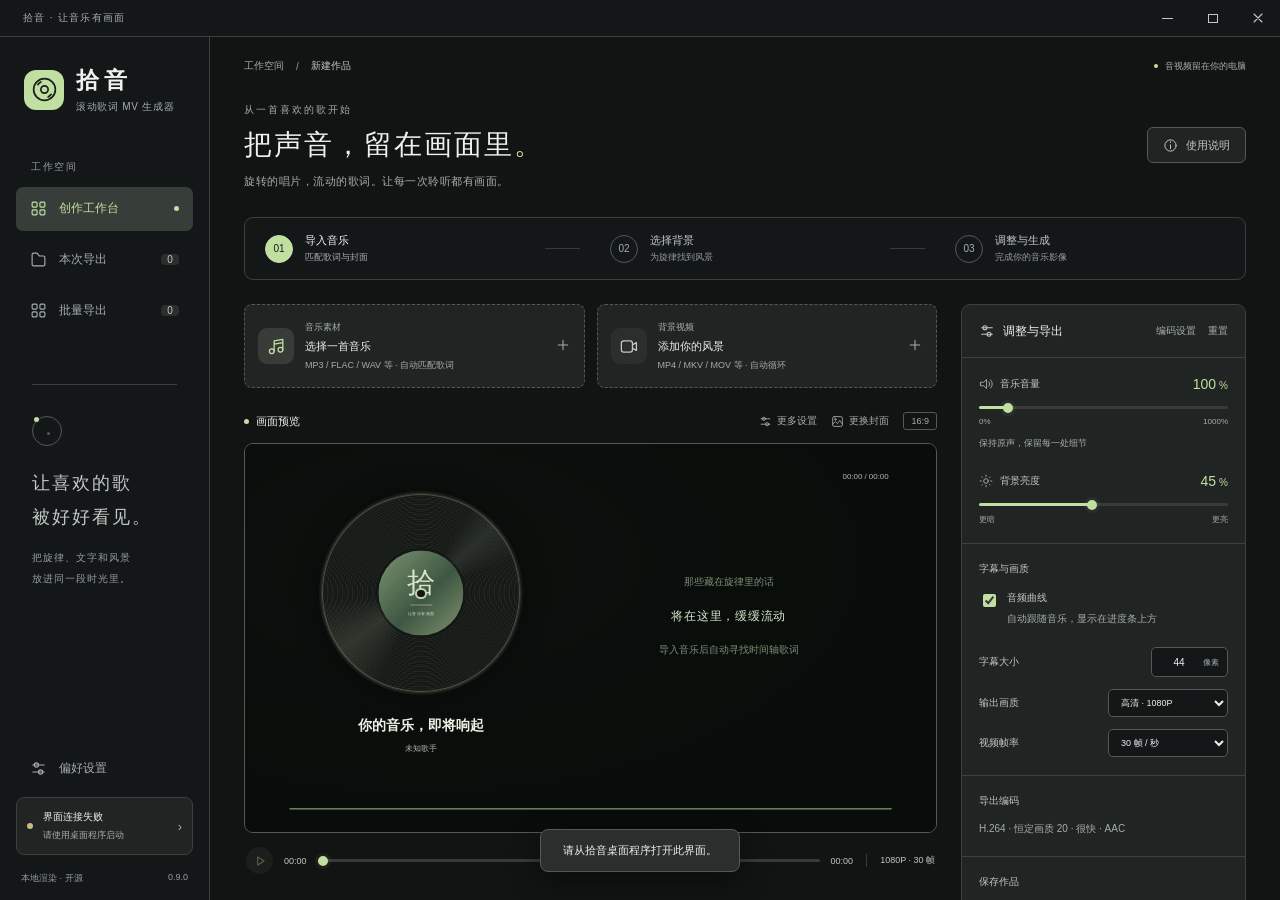
<file: src/VinylMV/Web/index.html>
<!doctype html>
<html lang="zh-CN" class="startup-pending">
<head>
  <meta charset="utf-8">
  <meta name="viewport" content="width=device-width, initial-scale=1">
  <meta http-equiv="Content-Security-Policy" content="default-src 'self'; script-src 'self'; style-src 'self' 'unsafe-inline'; img-src 'self' https://media.vinyl.local data:; media-src 'self' https://media.vinyl.local; connect-src 'self' https://media.vinyl.local; object-src 'none'; base-uri 'none'; frame-src 'none'">
  <title>拾音 · 滚动歌词 MV 生成器</title>
  <script src="themes.js"></script>
  <link rel="stylesheet" href="styles.css"><link rel="stylesheet" href="themes.css"><link rel="stylesheet" href="ai-video.css">
  <script src="startup.js" defer></script>
  <script src="lyric-layout.js" defer></script>
  <script src="composition.js" defer></script>
  <script src="spectrum.js" defer></script>
  <script src="encoding.js" defer></script>
  <script src="ai-video.js" defer></script>
  <script src="batch.js" defer></script>
  <script src="device.js" defer></script>
  <script src="app.js" defer></script>
</head>
<body>
  <div id="startupScreen" class="startup-screen" role="status" aria-label="正在启动拾音">
    <button id="startupClose" class="startup-close" aria-label="关闭拾音">×</button>
    <div class="startup-content"><div class="startup-record"><div class="startup-label"><span>拾</span><i></i></div></div><h1>拾 音</h1><p>让音乐有画面</p><div class="startup-dots" aria-hidden="true"><i></i><i></i><i></i></div><small>正在打开创作工作台</small></div>
  </div>
  <svg class="icon-library" aria-hidden="true"><defs>
    <symbol id="i-disc" viewBox="0 0 24 24"><circle cx="12" cy="12" r="9"/><circle cx="12" cy="12" r="3"/><path d="M6.5 8A7 7 0 0 1 9 5.8M17.5 16a7 7 0 0 1-2.5 2.2"/></symbol>
    <symbol id="i-grid" viewBox="0 0 24 24"><rect x="3" y="3" width="7" height="7" rx="1.5"/><rect x="14" y="3" width="7" height="7" rx="1.5"/><rect x="3" y="14" width="7" height="7" rx="1.5"/><rect x="14" y="14" width="7" height="7" rx="1.5"/></symbol>
    <symbol id="i-music" viewBox="0 0 24 24"><path d="M9 18V5l11-2v13M9 9l11-2"/><ellipse cx="6" cy="18" rx="3" ry="3"/><ellipse cx="17" cy="16" rx="3" ry="3"/></symbol>
    <symbol id="i-video" viewBox="0 0 24 24"><rect x="3" y="5" width="14" height="14" rx="3"/><path d="m17 10 5-3v10l-5-3"/></symbol>
    <symbol id="i-settings" viewBox="0 0 24 24"><path d="M4 7h16M4 17h16"/><circle cx="9" cy="7" r="3"/><circle cx="15" cy="17" r="3"/></symbol>
    <symbol id="i-folder" viewBox="0 0 24 24"><path d="M3 7V5a2 2 0 0 1 2-2h5l3 4h6a2 2 0 0 1 2 2v10a2 2 0 0 1-2 2H5a2 2 0 0 1-2-2V7Z"/></symbol>
    <symbol id="i-arrow" viewBox="0 0 24 24"><path d="M4 12h16m-6-6 6 6-6 6"/></symbol>
    <symbol id="i-download" viewBox="0 0 24 24"><path d="M12 3v12m-5-5 5 5 5-5M4 17v4h16v-4"/></symbol>
    <symbol id="i-check" viewBox="0 0 24 24"><path d="m5 12 4 4L19 6"/></symbol>
    <symbol id="i-plus" viewBox="0 0 24 24"><path d="M12 5v14M5 12h14"/></symbol>
    <symbol id="i-search" viewBox="0 0 24 24"><circle cx="10.5" cy="10.5" r="6.5"/><path d="m16 16 5 5"/></symbol>
    <symbol id="i-text" viewBox="0 0 24 24"><path d="M4 4h16M12 4v16M8 20h8"/></symbol>
    <symbol id="i-play" viewBox="0 0 24 24"><path d="m8 5 11 7-11 7Z"/></symbol>
    <symbol id="i-pause" viewBox="0 0 24 24"><path d="M8 5v14M16 5v14"/></symbol>
    <symbol id="i-image" viewBox="0 0 24 24"><rect x="3" y="3" width="18" height="18" rx="3"/><circle cx="8" cy="8" r="1.5"/><path d="m3 17 5-5 4 4 4-6 5 7"/></symbol>
    <symbol id="i-close" viewBox="0 0 24 24"><path d="m6 6 12 12M6 18 18 6"/></symbol>
    <symbol id="i-info" viewBox="0 0 24 24"><circle cx="12" cy="12" r="9"/><path d="M12 11v6m0-11v1"/></symbol>
    <symbol id="i-sun" viewBox="0 0 24 24"><circle cx="12" cy="12" r="4"/><path d="M12 2v2m0 16v2M2 12h2m16 0h2M5 5l1 1m12 12 1 1M5 19l1-1M18 6l1-1"/></symbol>
    <symbol id="i-volume" viewBox="0 0 24 24"><path d="m3 9 5 0 5-5v16l-5-5H3ZM17 8a6 6 0 0 1 0 8m3-11a10 10 0 0 1 0 14"/></symbol>
  </defs></svg>

  <header class="titlebar" id="titlebar">
    <span class="titlebar-caption">拾音 · 让音乐有画面</span>
    <div class="window-buttons">
      <button id="minimize" aria-label="最小化"><span class="minimize-line"></span></button>
      <button id="maximize" aria-label="最大化或还原"><span class="maximize-box"></span></button>
      <button id="closeWindow" aria-label="关闭"><svg><use href="#i-close"/></svg></button>
    </div>
  </header>

  <div class="app-shell">
    <aside class="sidebar">
      <div class="brand"><div class="brand-mark"><svg><use href="#i-disc"/></svg></div><div><strong>拾音</strong><span>滚动歌词 MV 生成器</span></div></div>
      <div class="nav-caption">工作空间</div>
      <nav aria-label="主导航">
        <button class="nav-item active" id="navCreate"><svg><use href="#i-grid"/></svg><span>创作工作台</span><span class="nav-indicator"></span></button>
        <button class="nav-item" id="navOutput"><svg><use href="#i-folder"/></svg><span>本次导出</span><span class="nav-count" id="outputCount">0</span></button>
        <button class="nav-item" id="openBatch"><svg><use href="#i-grid"/></svg><span>批量导出</span><span class="nav-count" id="batchCount">0</span></button>
      </nav>
      <div class="sidebar-note"><span class="little-orbit"></span><h3>让喜欢的歌<br>被好好看见。</h3><p>把旋律、文字和风景<br>放进同一段时光里。</p></div>
      <div class="sidebar-bottom">
        <button class="nav-item" id="openSettings"><svg><use href="#i-settings"/></svg><span>偏好设置</span></button>
        <button class="environment-card" id="openDependencies"><span class="status-dot checking" id="envDot"></span><span><b id="envTitle">检查本地环境</b><small id="envSubtitle">正在检测渲染组件</small></span><span class="chevron">›</span></button>
        <div class="version-line"><span>本地渲染 · 开源</span><span>0.9.0</span></div>
      </div>
    </aside>

    <main>
      <div class="breadcrumb">工作空间<span>/</span><b>新建作品</b><span class="privacy-badge"><span></span>音视频留在你的电脑</span></div>
      <div class="heading"><div><span class="eyebrow">从一首喜欢的歌开始</span><h1>把声音，留在画面里<span>。</span></h1><p>旋转的唱片，流动的歌词。让每一次聆听都有画面。</p></div><button class="button quiet" id="helpButton"><svg><use href="#i-info"/></svg>使用说明</button></div>
      <div class="steps" aria-label="创作步骤">
        <div class="step current" id="step1"><span class="step-number">01</span><b>导入音乐</b><small>匹配歌词与封面</small></div><span class="step-connector"></span>
        <div class="step" id="step2"><span class="step-number">02</span><b>选择背景</b><small>为旋律找到风景</small></div><span class="step-connector"></span>
        <div class="step" id="step3"><span class="step-number">03</span><b>调整与生成</b><small>完成你的音乐影像</small></div>
      </div>

      <div class="workspace" id="workspace">
        <section class="stage-column" aria-label="素材和预览">
          <div class="source-grid">
            <button class="source-card" id="pickAudio"><span class="source-icon"><svg><use href="#i-music"/></svg></span><span class="source-copy"><small>音乐素材</small><b id="audioName">选择一首音乐</b><span id="audioMeta">MP3 / FLAC / WAV 等 · 自动匹配歌词</span></span><span class="source-plus"><svg><use href="#i-plus"/></svg></span></button>
            <button class="source-card" id="pickBackground"><span class="source-icon video-icon"><svg><use href="#i-video"/></svg></span><span class="source-copy"><small>背景视频</small><b id="backgroundName">添加你的风景</b><span id="backgroundMeta">MP4 / MKV / MOV 等 · 自动循环</span></span><span class="source-plus"><svg><use href="#i-plus"/></svg></span></button>
          </div>
          <div class="preview-heading"><h2><span class="live-dot"></span>画面预览</h2><div><button class="text-button" id="moreSettings"><svg><use href="#i-settings"/></svg>更多设置</button><button class="text-button" id="pickCover"><svg><use href="#i-image"/></svg>更换封面</button><span class="aspect-label">16:9</span></div></div>
          <div class="preview" id="preview">
            <div class="ambient-background"></div><video id="backgroundVideo" muted playsinline loop preload="metadata" crossorigin="anonymous"></video><div class="preview-shade"></div>
            <span class="preview-clock" id="previewClock">00:00 / 00:00</span>
            <div class="record-side"><div class="record-shadow"></div><div class="vinyl" id="vinyl"><div class="vinyl-shine"></div><div class="record-label" id="recordLabel"><div class="label-art"><span>拾</span><i></i><small>让音乐有画面</small></div></div><div class="spindle"></div></div><div class="song-caption"><strong id="previewTitle">你的音乐，即将响起</strong><span id="previewArtist">选择音乐，开启这一张唱片</span></div></div>
            <div class="lyric-window" id="lyricWindow"><div class="lyric-empty" id="lyricEmpty"><span>那些藏在旋律里的话</span><strong>将在这里，缓缓流动</strong><span>导入音乐后自动寻找时间轴歌词</span></div><div class="lyric-lines" id="lyricLines"></div></div>
            <svg class="audio-spectrum" id="audioSpectrum" viewBox="0 0 1670.4 81" preserveAspectRatio="none" role="img" aria-label="随音乐变化的音频曲线"><path id="spectrumPath"/></svg>
            <div class="video-progress"><span id="videoProgressFill"></span></div>
          </div>
          <div class="transport"><button class="play-button" id="playButton" aria-label="播放预览" disabled><svg><use href="#i-play"/></svg></button><span id="transportTime">00:00</span><input id="seek" type="range" min="0" max="1" value="0" step="0.01" aria-label="预览播放进度" disabled><span id="transportDuration">00:00</span><div class="transport-divider"></div><span class="preview-quality" id="previewQuality">1080P · 30 帧</span></div>
          <div class="lyrics-toolbar"><div><span class="status-dot" id="lyricDot"></span><span id="lyricStatus">等待导入音乐</span></div><div><button class="text-button" id="openLyricSearch"><svg><use href="#i-search"/></svg>查找歌词</button><button class="text-button" id="importLyrics"><svg><use href="#i-text"/></svg>导入歌词</button><button class="text-button" id="editLyrics">编辑</button></div></div>
          <div class="stage-footnote"><svg><use href="#i-info"/></svg><span id="previewNote">预览与输出采用相同布局。封面优先读取音乐内嵌图片。</span></div>
        </section>

        <aside class="adjustments" aria-label="调整与导出">
          <div class="panel-header"><h2><svg><use href="#i-settings"/></svg>调整与导出</h2><div class="panel-header-actions"><button class="text-button" id="openEncodingPanel" aria-controls="encodingDialog" disabled>编码设置</button><button class="text-button" id="resetSettings">重置</button></div></div>
          <div class="panel-section">
            <label class="range-label" for="volume"><span><svg><use href="#i-volume"/></svg>音乐音量</span><output id="volumeValue">100<span>%</span></output></label><input type="range" id="volume" min="0" max="1000" value="100" step="1"><div class="range-ticks"><span>0%</span><span>1000%</span></div><p class="field-hint" id="volumeHint">保持原声，保留每一处细节</p>
            <label class="range-label brightness-label" for="brightness"><span><svg><use href="#i-sun"/></svg>背景亮度</span><output id="brightnessValue">45<span>%</span></output></label><input type="range" id="brightness" min="0" max="100" value="45" step="1"><div class="range-ticks"><span>更暗</span><span>更亮</span></div>
          </div>
          <div class="panel-section typography-section"><div class="section-label">字幕与画质</div><label class="checkbox-label spectrum-setting"><input type="checkbox" id="showSpectrum" checked><span>音频曲线<small>自动跟随音乐，显示在进度条上方</small></span></label><div class="inline-field"><label for="fontSize">字幕大小</label><div class="number-unit"><input id="fontSize" type="number" min="8" max="200" value="44"><span>像素</span></div></div><div class="inline-field"><label for="resolution">输出画质</label><select id="resolution"><option value="1080">高清 · 1080P</option><option value="720">标准 · 720P</option><option value="480">流畅 · 480P</option></select></div><div class="inline-field"><label for="fps">视频帧率</label><select id="fps"><option value="30">30 帧 / 秒</option><option value="24">24 帧 / 秒</option><option value="60">60 帧 / 秒</option></select></div></div>
          <div class="panel-section encoding-entry"><div><span class="section-label">导出编码</span></div><p id="encodingSummary"></p></div><div class="panel-section output-section"><div class="section-label">保存作品</div><label class="field-label" for="outputDirectory">输出目录</label><div class="folder-field"><input id="outputDirectory" type="text" readonly placeholder="选择保存位置"><button id="pickOutput" aria-label="选择输出目录"><svg><use href="#i-folder"/></svg></button></div><label class="field-label" for="fileName">文件名称</label><input class="text-input" id="fileName" type="text" value="我的音乐影像.mp4" maxlength="180"><div class="output-format"><span id="outputContainer">MP4 视频</span><span id="outputCodec">H.264 / AAC</span></div></div>
          <div class="generate-section"><button class="generate-button" id="generateButton"><svg><use href="#i-disc"/></svg><span>生成音乐影像</span><svg class="generate-arrow"><use href="#i-arrow"/></svg></button><span>本地合成 · 无水印 · 无需密钥</span></div>
        </aside>
      </div>
      <footer class="main-footer"><span>每一首歌，都值得拥有自己的画面。</span><span>拾音 · 为音乐而生</span></footer>
    </main>
  </div>

  <dialog id="dependenciesDialog" class="modal dependency-modal"><div class="modal-heading"><div><span class="eyebrow">准备开始创作</span><h2>本地渲染环境</h2></div><button class="icon-button" data-close="dependenciesDialog" aria-label="关闭"><svg><use href="#i-close"/></svg></button></div><p class="modal-description">自动检测现有组件。缺失时，点击确定下载并安装到当前用户目录。</p><div id="dependencyList"></div><div class="download-box" id="downloadBox" hidden><div><b id="downloadName">准备下载</b><span id="downloadPercent"></span></div><progress id="downloadProgress" max="100" value="0"></progress><p id="downloadStats"></p><small id="downloadStatus"></small></div><p class="modal-tip">下载低于 5 MB/s 时自动增加线程；连续 10 次增加线程带来的增速不超过 200 KB/s 时停止增加，最多 32 线程。服务端不支持分段时自动使用单线程。</p><div class="modal-actions"><button class="button quiet" id="refreshDependencies">重新检测</button><button class="button quiet" id="cancelDownload" hidden>取消下载</button><button class="button primary" id="installDependencies">确定，下载并安装</button></div></dialog>

  <dialog id="lyricsDialog" class="modal lyrics-modal"><div class="modal-heading"><div><span class="eyebrow">让文字跟随旋律</span><h2>查找时间轴歌词</h2></div><button class="icon-button" data-close="lyricsDialog" aria-label="关闭"><svg><use href="#i-close"/></svg></button></div><p class="modal-description">使用 LRCLIB 免费公开歌词库，无需账户或密钥。不同录音版本的时间轴可能不同，请试听确认。</p><form class="search-form" id="lyricsSearchForm"><input class="text-input" id="lyricsQuery" placeholder="输入歌名、歌手进行搜索" maxlength="180" aria-label="歌词搜索关键词"><button class="button primary" type="submit"><svg><use href="#i-search"/></svg>搜索</button></form><div class="search-results" id="lyricsResults"><p class="empty-message">选择音乐后，会先根据歌曲标签自动匹配。</p></div><div class="modal-actions"><label class="checkbox-label"><input type="checkbox" id="instrumental">此曲为纯音乐，不显示歌词</label><button class="button quiet" id="importLyricsFromDialog">导入本地 LRC</button></div></dialog>

  <dialog id="editDialog" class="modal lyrics-modal"><div class="modal-heading"><div><span class="eyebrow">微调每一句的出现时刻</span><h2>编辑歌词</h2></div><button class="icon-button" data-close="editDialog" aria-label="关闭"><svg><use href="#i-close"/></svg></button></div><p class="modal-description">每行格式：[00:12.30]歌词内容。保留时间轴即可直接修改文字。</p><textarea id="lyricsEditor" spellcheck="false" aria-label="LRC 歌词内容" placeholder="[00:12.30]第一句歌词&#10;[00:18.50]下一句歌词"></textarea><div class="offset-field"><label for="lyricOffset">整体时间偏移</label><input id="lyricOffset" type="number" min="-60" max="60" step="0.1" value="0"><span>秒（正值延后，负值提前）</span></div><div class="modal-actions"><span id="editValidation" class="muted">支持 UTF-8 和 GBK 歌词文件</span><button class="button primary" id="saveLyrics">保存歌词</button></div></dialog>

  <dialog id="settingsDialog" class="modal">
    <div class="modal-heading"><div><span class="eyebrow">让创作更顺手</span><h2>偏好设置</h2></div><button class="icon-button" data-close="settingsDialog" aria-label="关闭"><svg><use href="#i-close"/></svg></button></div>
    <section class="theme-settings"><h3 id="themeTitle">软件主题色</h3><p>调整按钮、面板与窗口的界面配色，选择后立即生效并自动保存。支持方向键切换。</p><div id="themeChoices" class="theme-grid" role="radiogroup" aria-labelledby="themeTitle"></div><p id="themeSelection" aria-live="polite"></p></section>
    <div class="settings-item"><div><b>默认字幕大小</b><p>按 1080P 画面定义，其他分辨率同比缩放。</p></div><div class="number-unit"><input id="defaultFontSize" type="number" min="8" max="200" value="44"><span>像素</span></div></div>
    <div class="settings-item"><div><b>依赖组件</b><p>检查 FFmpeg、Python 的安装状态。</p></div><button class="button quiet" id="settingsDependencies">管理组件</button></div>
    <div class="settings-item"><div><b>设备与编码性能</b><p>查看 CPU、GPU 编码支持和短片测速结果。</p></div><button class="button quiet" id="settingsDevice">检测与测速</button></div>
    <div class="about-box"><div class="brand-mark"><svg><use href="#i-disc"/></svg></div><div><b>拾音 · 滚动歌词 MV 生成器</b><p>0.9.0 · MIT 开源许可<br>WebView2 界面 · FFmpeg 本地渲染 · Python 标准库</p></div></div>
    <div class="modal-actions"><span class="muted">设置自动保存在本机</span><button class="button primary" data-close="settingsDialog">完成</button></div>
  </dialog>

  <dialog id="renderDialog" class="modal render-modal"><div class="modal-heading"><div><span class="eyebrow">把喜欢，做成一段影像</span><h2 id="renderTitle">正在生成作品</h2></div><button class="icon-button" data-close="renderDialog" aria-label="收起"><svg><use href="#i-close"/></svg></button></div><div class="render-art" id="renderArt"><svg><use href="#i-disc"/></svg></div><strong class="render-percent" id="renderPercent">0%</strong><p class="render-message" id="renderMessage">正在准备渲染画面</p><progress id="renderProgress" max="100" value="0"></progress><p class="render-path" id="renderPath"></p><div class="modal-actions" id="renderActions"><button class="button quiet" id="cancelRender">停止生成</button><button class="button quiet" data-close="renderDialog">后台生成</button></div><div class="modal-actions" id="finishedActions" hidden><button class="button quiet" id="showOutput"><svg><use href="#i-folder"/></svg>打开所在位置</button><button class="button primary" id="playOutput"><svg><use href="#i-play"/></svg>播放作品</button></div></dialog>

  <dialog id="helpDialog" class="modal"><div class="modal-heading"><div><span class="eyebrow">三步完成一支 MV</span><h2>使用说明</h2></div><button class="icon-button" data-close="helpDialog" aria-label="关闭"><svg><use href="#i-close"/></svg></button></div><ol class="help-list"><li><b>导入音乐文件</b><p>优先读取同名 LRC、内嵌歌词和封面，随后根据歌名、歌手、专辑和时长匹配公开歌词库。</p></li><li><b>选择背景视频</b><p>短视频自动循环至歌曲结束。也可保留纯色背景，或手动更换唱片封面。</p></li><li><b>调整并生成</b><p>设置音量、背景亮度、字幕大小和保存位置。预览确认后生成视频，右侧歌词随时间滚动。</p></li></ol><p class="modal-tip">在线歌词库无法覆盖每首歌。找不到匹配版本时可导入本地 LRC；仅有纯文本的歌词无法提供准确时间轴。软件只向歌词服务发送歌曲标签，音视频由本机处理。</p><div class="modal-actions"><button class="button primary" data-close="helpDialog">开始创作</button></div></dialog>
  <div id="toast" class="toast" role="status" aria-live="polite"></div>
  <audio id="audio" preload="metadata" crossorigin="anonymous"></audio>
  <datalist id="genreSuggestions"><option value="流行"><option value="摇滚"><option value="电子"><option value="民谣"><option value="古典"><option value="爵士"><option value="嘻哈"><option value="纯音乐"><option value="氛围"><option value="乡村"><option value="原声"><option value="舞曲"></datalist>
  <dialog id="batchDialog" class="modal batch-modal">
    <div class="modal-heading"><div><span class="eyebrow">让每一首歌找到自己的风景</span><h2>批量导出</h2></div><div class="panel-header-actions"><button id="batchAiSettings" class="button quiet" data-batch-edit>AI 背景视频</button><button id="batchExportSettings" class="button quiet" data-batch-edit>导出设置</button><button class="icon-button" data-close="batchDialog" aria-label="收起批量导出">×</button></div></div>
    <p id="batchPolicySummary" class="modal-description"></p>
    <div class="batch-layout"><section class="batch-main">
      <div class="batch-tabs"><button id="batchQueueTab" class="active">音乐与导出队列</button><button id="batchLibraryTab">视频库</button></div>
      <section id="batchQueuePane">
        <div class="batch-toolbar"><button id="batchImportMusic" class="button primary" data-batch-edit>批量选择音乐</button><button id="batchAssign" class="button quiet" data-batch-edit>重新分配背景</button><button id="batchRemove" class="button quiet" data-batch-edit>移除选中</button></div>
        <div class="batch-bulk"><input id="batchMusicGenre" list="genreSuggestions" placeholder="音乐风格，多个用逗号分隔" aria-label="选中音乐的风格" data-batch-edit><button id="batchApplyMusicGenre" class="button quiet" data-batch-edit>设置选中音乐风格</button></div>
        <div class="batch-table-scroll"><table class="batch-table"><thead><tr><th><input id="batchSelectAll" type="checkbox" aria-label="选择全部音乐" data-batch-edit></th><th>音乐 / 风格</th><th>已分配背景</th><th>导出文件 / 格式</th><th>任务状态</th></tr></thead><tbody id="batchRows"></tbody></table><p id="batchEmpty" class="empty-message">一次选择多首音乐，即可开始准备批量作品。</p></div>
      </section>
      <section id="batchLibraryPane" hidden>
        <div class="batch-toolbar"><button id="batchImportVideos" class="button primary" data-batch-edit>导入视频库</button><button id="batchRemoveVideos" class="button quiet" data-batch-edit>从库中移除选中</button></div>
        <div class="batch-bulk"><input id="batchVideoGenre" list="genreSuggestions" placeholder="适合的音乐风格，支持多个" aria-label="选中视频的适用风格" data-batch-edit><button id="batchApplyVideoGenre" class="button quiet" data-batch-edit>设置选中视频风格</button></div>
        <p class="field-hint">视频与风格会保存到本机。留空表示未分类，仍可参与全库随机分配。</p>
        <div class="batch-table-scroll"><table class="batch-table"><thead><tr><th><input id="librarySelectAll" type="checkbox" aria-label="选择全部视频" data-batch-edit></th><th>视频文件</th><th>适合的音乐风格</th><th>可用状态</th></tr></thead><tbody id="libraryRows"></tbody></table><p id="libraryEmpty" class="empty-message">先导入视频，再为每个视频填写适合的音乐风格。</p></div>
      </section>
      <details id="batchNoticeBox" hidden><summary>导入提示</summary><p id="batchNotice"></p></details>
    </section><aside class="batch-options">
      <h3>输出参数</h3><p class="field-hint">调整后点击“应用到选中任务”。新导入的音乐使用当前设置。</p>
      <label>文件格式<select id="batchContainer" data-batch-edit><option value="mp4">MP4</option><option value="mkv">MKV</option><option value="mov">MOV</option><option value="webm">WebM</option></select></label>
      <label>输出分辨率<select id="batchResolution" data-batch-edit><option value="1080">1080P</option><option value="720">720P</option><option value="480">480P</option></select></label>
      <label>视频帧率<select id="batchFps" data-batch-edit><option value="24">24 帧 / 秒</option><option value="30">30 帧 / 秒</option><option value="60">60 帧 / 秒</option></select></label>
      <button id="batchEncoding" class="button quiet" data-batch-edit>详细编码设置</button><p id="batchEncodingSummary" class="field-hint"></p>
      <label>文件命名模板<input id="batchPattern" value="{序号} - {歌名}" maxlength="180" data-batch-edit></label><p class="field-hint">支持 {序号}、{歌名}、{歌手}、{原文件名}、{风格}；格式后缀自动添加。</p>
      <button id="batchApplySettings" class="button quiet" data-batch-edit>应用到选中任务</button>
      <label>统一输出目录<div class="folder-field"><input id="batchOutputDirectory" readonly placeholder="选择保存位置"><button id="batchPickOutput" aria-label="选择批量输出目录" data-batch-edit><svg><use href="#i-folder"/></svg></button></div></label>
      <p class="field-hint">画面布局、字号、亮度与音量使用主工作台当前设置；每首歌使用自己的封面、歌名和歌手。WebM 可选择 AV1 / VP9 / VP8 与 Opus / Vorbis；Opus 使用 48 kHz。</p>
    </aside></div>
    <div class="batch-footer"><div><b id="batchSummary" role="status">尚未添加音乐</b><p id="batchResourceStatus" class="field-hint" role="status"></p><progress id="batchTotalProgress" max="100" value="0" aria-label="批量总进度"></progress><p id="batchError" class="error-text" role="alert"></p></div><button id="batchRetryFailed" class="button quiet" data-batch-edit>重试失败任务</button><button id="batchStop" class="button quiet" hidden>停止批量导出</button><button id="batchStart" class="button primary" data-batch-edit>开始导出选中任务</button></div>
  </dialog>
  <dialog id="batchSettingsDialog" class="modal batch-settings-modal" aria-labelledby="batchSettingsTitle">
    <div class="modal-heading"><div><span class="eyebrow">让队列按你的习惯运行</span><h2 id="batchSettingsTitle">批量导出设置</h2></div><button class="icon-button" data-close="batchSettingsDialog" aria-label="取消批量导出设置">×</button></div>
    <p class="modal-description">应用后保存到本机，供当前队列与后续批量任务使用。</p>
    <section class="batch-policy-section"><h3>设备优化与并发导出</h3>
      <label class="checkbox-label"><input id="batchAutoEncoder" type="checkbox" checked>根据实测性能自动选择 CPU / GPU 编码</label>
      <div class="batch-policy-grid"><label>最多同时导出<input id="batchMaxParallel" type="number" min="1" max="16" step="1" value="3"></label><label>增加任务的占用上限（%）<input id="batchResourceThreshold" type="number" min="50" max="95" step="1" value="85"></label></div>
      <p class="field-hint">默认最多 3 个任务。先使用测速更快的编码器，再根据 CPU 与 GPU 占用逐步增加任务，优先分配给占用较低的一侧；合成画面仍需要 CPU。无法读取占用时保守运行，设为 1 可逐首导出。未同意设备检测时使用手动编码。</p>
      <button id="batchDeviceTest" class="button quiet">设备信息与编码测速</button><p class="field-hint">同意检测后，首次使用某种格式、码率、分辨率等参数时补充测速，后续复用对应记录；不会自动改变所选编码格式或码率。不同编码器的同一画质值不保证相同画质。</p>
    </section>
    <section class="batch-policy-section"><h3>背景视频分配</h3><div class="batch-policy-grid">
      <label>选择范围<select id="batchBackgroundScope"><option value="genre">优先匹配音乐风格</option><option value="all">全部可用视频</option></select></label>
      <label>选择方式<select id="batchBackgroundOrder"><option value="random">随机选择</option><option value="sequence">按视频库顺序循环</option></select></label>
      <label id="batchNoMatchField">没有匹配风格时<select id="batchBackgroundNoMatch"><option value="library">从全部可用视频选择</option><option value="unassigned">暂不分配，等待调整</option></select></label>
      <label class="checkbox-label"><input id="batchAvoidRepeat" type="checkbox">优先使用较少分配的视频</label>
    </div><p class="field-hint">减少重复仅在本次队列的候选视频中生效，仍优先遵循风格。修改分配设置会重新分配未完成任务；已完成作品保留。没有背景的任务需调整后才能开始导出。</p></section>
    <section class="batch-policy-section"><h3>歌词处理</h3>
      <label class="checkbox-label"><input id="batchSearchLyrics" type="checkbox" checked>自动在线匹配缺失的时间轴歌词</label>
      <p class="field-hint">先使用歌曲自带或同名 LRC 歌词；在线匹配无结果或失败时，使用下方处理方式。</p>
      <label>仍没有可用歌词时<select id="batchMissingLyrics"><option value="instrumental">歌词区域留空</option><option value="message">显示自定义固定文字</option><option value="skip">跳过此音乐</option></select></label>
      <label id="batchMissingTextField">固定文字<textarea id="batchMissingText" rows="3" maxlength="300" placeholder="该歌曲暂无可用歌词"></textarea><span class="field-hint">最多 300 字，支持换行。整首歌静态显示，沿用歌词卡片的字号、位置和配色；删除歌词卡片后不会显示。</span></label>
    </section>
    <section class="batch-policy-section"><h3>任务遇到错误时</h3><label class="checkbox-label"><input id="batchContinueOnError" type="checkbox" checked>单首失败后继续导出后续音乐</label><p class="field-hint">关闭后，首次生成失败即停止新增任务，已经运行的任务会继续完成。按歌词设置跳过音乐不计为失败。同名输出会自动添加序号，保留已有文件。</p></section>
    <p id="batchSettingsError" class="error-text" role="alert"></p>
    <div class="modal-actions"><button id="batchSettingsDefaults" class="button quiet">恢复默认</button><button class="button quiet" data-close="batchSettingsDialog">取消</button><button id="batchSettingsApply" class="button primary">应用设置</button></div>
  </dialog>
  <dialog id="devicePrompt" class="modal" aria-labelledby="devicePromptTitle">
    <div class="modal-heading"><div><span class="eyebrow">为这台电脑选择合适的导出方式</span><h2 id="devicePromptTitle">检测设备，优化导出体验？</h2></div></div>
    <p class="modal-description">识别本机 CPU、GPU 与可用编码器，使用短片实测当前格式、码率等参数的编码速度。批量导出据此自动选择更快的可用方案。</p>
    <p class="modal-tip">测速会短暂使用 CPU 和 GPU，可以随时停止。稍后也可从偏好设置或批量导出设置中开启。</p>
    <p id="devicePromptError" class="error-text" role="alert"></p>
    <div class="modal-actions"><button id="deviceDefer" class="button quiet">暂不检测</button><button id="deviceAccept" class="button primary">现在检测</button></div>
  </dialog>
  <dialog id="deviceDialog" class="modal device-modal" aria-labelledby="deviceTitle">
    <div class="modal-heading"><div><span class="eyebrow">让每个任务用上合适的设备</span><h2 id="deviceTitle">设备与编码性能</h2></div><button id="deviceClose" class="icon-button" aria-label="关闭设备检测">×</button></div>
    <p id="deviceHardware" class="modal-description">正在读取设备信息…</p><p id="deviceSupported" class="field-hint"></p>
    <div class="device-profile-grid">
      <label>文件格式<select id="deviceContainer"><option value="mp4">MP4</option><option value="mkv">MKV</option><option value="mov">MOV</option><option value="webm">WebM</option></select></label>
      <label>分辨率<select id="deviceResolution"><option value="480">480P</option><option value="720">720P</option><option value="1080">1080P</option></select></label>
      <label>帧率<select id="deviceFps"><option value="24">24 帧 / 秒</option><option value="30">30 帧 / 秒</option><option value="60">60 帧 / 秒</option></select></label>
      <label>批量并发上限<input id="deviceParallel" type="number" min="1" max="16" value="3"></label>
    </div>
    <div class="device-encoding"><button id="deviceEncoding" class="button quiet">测速编码参数</button><p id="deviceEncodingSummary" class="field-hint"></p></div>
    <p id="deviceSpectrumSummary" class="field-hint"></p>
    <p class="field-hint">测速使用三秒合成音频与画面，按当前配置执行音频解码、FFT 分析和音频曲线绘制，并实际合成到视频。合计耗时 = 曲线分析与绘制指令生成 + 画面合成及编码；同一份分析耗时计入每个编码器，综合帧率用于自动选择。关闭曲线时跳过分析。自动 CPU 线程数按并发上限分配，指定线程数保持不变。测速不修改作品参数；实际 MV 仍受背景与其他卡片影响。</p>
    <label class="device-history">已保存的测速记录<select id="deviceHistory"><option value="">尚无测速记录</option></select></label>
    <p id="deviceResultTitle" class="field-hint"></p>
    <div class="device-table-scroll"><table class="batch-table device-table"><thead><tr><th>设备 / 编码器</th><th>结果</th><th>曲线分析</th><th>综合帧率</th><th>合计耗时</th></tr></thead><tbody id="deviceResults"></tbody></table></div>
    <p id="deviceRecommendation" class="device-recommendation"></p>
    <progress id="deviceProgress" max="1" value="0" aria-label="设备测速进度"></progress><p id="deviceMessage" class="field-hint" role="status"></p>
    <p id="deviceError" class="error-text" role="alert"></p>
    <div class="modal-actions"><button id="deviceStop" class="button quiet" hidden>停止测速</button><button id="deviceRun" class="button primary">同意并开始测速</button></div>
  </dialog>
  <dialog id="mediaImportDialog" class="modal media-import-modal">
    <div class="modal-heading"><div><span class="eyebrow">准备你的创作素材</span><h2>正在导入素材</h2></div></div>
    <p id="mediaImportMessage" class="modal-description" role="status" aria-live="polite">正在读取媒体信息…</p>
    <div class="media-import-meter"><progress id="mediaImportProgress" class="media-import-progress" max="1" aria-label="素材导入进度"></progress><span class="media-import-busy" aria-hidden="true"></span></div>
    <p id="mediaImportCount" class="media-import-count" role="status">正在处理当前素材…</p>
    <p class="modal-tip">首次打开部分格式时需要准备预览，完成后可复用。导出使用原始素材。</p>
    <div class="modal-actions"><button class="button quiet" id="cancelMediaImport">取消导入</button></div>
  </dialog>

</body>
</html>
</file>
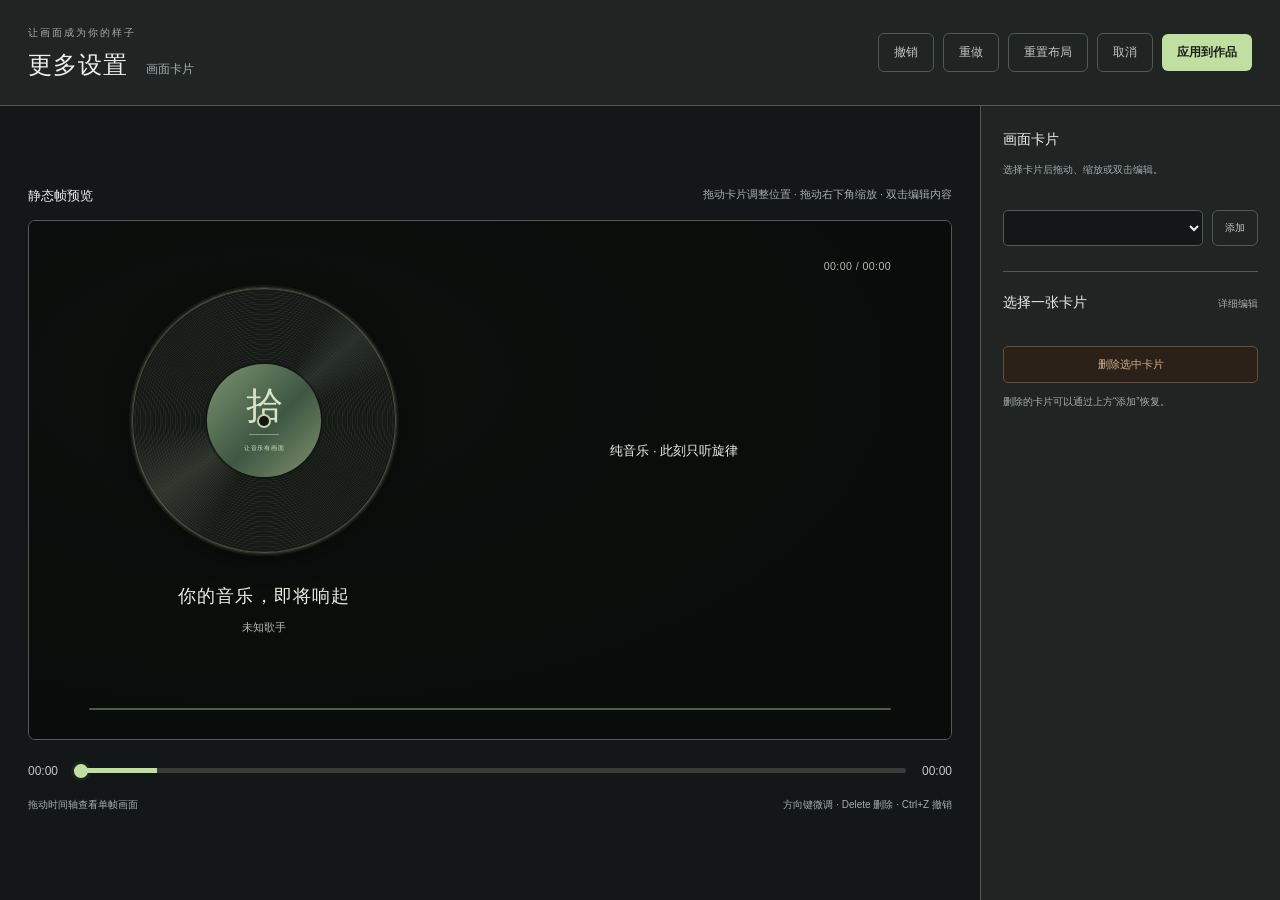
<file: src/VinylMV/Web/editor.html>
<!doctype html>
<html lang="zh-CN">
<head>
  <meta charset="utf-8"><meta name="viewport" content="width=device-width, initial-scale=1">
  <meta http-equiv="Content-Security-Policy" content="default-src 'self'; script-src 'self'; style-src 'self' 'unsafe-inline'; img-src 'self' https://media.vinyl.local data:; media-src 'self' https://media.vinyl.local; connect-src 'self' https://media.vinyl.local; object-src 'none'; base-uri 'none'; frame-src 'none'">
  <title>更多设置 · 画面卡片</title>
  <script src="themes.js"></script>
  <link rel="stylesheet" href="styles.css"><link rel="stylesheet" href="editor.css"><link rel="stylesheet" href="themes.css">
  <script src="lyric-layout.js" defer></script><script src="composition.js" defer></script><script src="spectrum.js" defer></script><script src="editor.js" defer></script>
</head>
<body class="editor-body">
  <header class="editor-header">
    <div><span class="eyebrow">让画面成为你的样子</span><h1>更多设置<span>画面卡片</span></h1></div>
    <div class="editor-actions"><button class="button quiet" id="undo" title="撤销 Ctrl+Z">撤销</button><button class="button quiet" id="redo" title="重做 Ctrl+Y">重做</button><button class="button quiet" id="resetLayout">重置布局</button><button class="button quiet" id="cancelEditor">取消</button><button class="button primary" id="applyEditor">应用到作品</button></div>
  </header>
  <div class="editor-workspace">
    <section class="editor-stage">
      <div class="editor-stage-heading"><b>静态帧预览</b><span>拖动卡片调整位置 · 拖动右下角缩放 · 双击编辑内容</span></div>
      <div class="preview editor-preview" id="preview">
        <div class="ambient-background"></div><video id="backgroundVideo" muted playsinline preload="metadata" crossorigin="anonymous"></video><div class="preview-shade"></div>
        <span class="preview-clock" id="previewClock">00:00 / 00:00</span>
        <div class="record-side"><div class="record-shadow"></div><div class="vinyl" id="vinyl"><div class="vinyl-shine"></div><div class="record-label" id="recordLabel"><div class="label-art"><span>拾</span><i></i><small>让音乐有画面</small></div></div><div class="spindle"></div></div><div class="song-caption"><strong id="previewTitle">你的音乐，即将响起</strong><span id="previewArtist">未知歌手</span></div></div>
        <div class="lyric-window" id="lyricWindow"><div class="lyric-empty" id="lyricEmpty">纯音乐 · 此刻只听旋律</div><div class="lyric-lines" id="lyricLines"></div></div>
        <svg class="audio-spectrum" id="audioSpectrum" viewBox="0 0 1670.4 81" preserveAspectRatio="none" role="img" aria-label="当前时刻的音频曲线"><path id="spectrumPath"/></svg>
        <div class="video-progress"><span id="videoProgressFill"></span></div>
        <div class="card-overlays" id="cardOverlays"></div>
      </div>
      <div class="frame-transport"><span id="frameTime">00:00</span><input type="range" id="frameSeek" min="0" max="1" step="0.01" value="0" aria-label="拖动预览时间轴"><span id="frameDuration">00:00</span></div>
      <div class="editor-stage-foot"><span id="frameStatus">拖动时间轴查看单帧画面</span><span>方向键微调 · Delete 删除 · Ctrl+Z 撤销</span></div>
    </section>
    <aside class="editor-inspector">
      <h2>画面卡片</h2><p class="inspector-hint">选择卡片后拖动、缩放或双击编辑。</p>
      <div id="cardList" class="card-list"></div><div class="restore-row"><select id="restoreCard" aria-label="恢复已删除的卡片"></select><button class="button quiet" id="restoreButton">添加</button></div>
      <div class="selected-heading"><h2 id="selectedTitle">选择一张卡片</h2><button class="text-button" id="editSelected">详细编辑</button></div>
      <div class="geometry-fields" id="geometryFields"></div><button class="delete-card-button" id="deleteSelected">删除选中卡片</button><p class="inspector-hint">删除的卡片可以通过上方“添加”恢复。</p>
    </aside>
  </div>
  <dialog class="modal card-properties" id="cardDialog">
    <div class="modal-heading"><div><span class="eyebrow">细节由你决定</span><h2 id="propertiesTitle">编辑卡片</h2></div><button class="icon-button" id="closeProperties" aria-label="关闭详细编辑">×</button></div>
    <div id="propertyFields"></div><div class="modal-actions"><button class="button quiet" id="resetCard">重置这张卡片</button><button class="button primary" id="doneProperties">完成</button></div>
  </dialog>
  <div class="toast" id="toast" role="status"></div>
</body>
</html>
</file>
<file: src/VinylMV/Web/styles.css>
@charset "UTF-8";
:root{color-scheme:dark;--bg:#111412;--panel:#191d1a;--panel-light:#202520;--border:#2c332d;--text:#edf0e8;--muted:#879087;--green:#c2dfa2;--green-dark:#273c22;--font:"Microsoft YaHei UI","Microsoft YaHei",sans-serif;font-family:var(--font);font-size:13px;color:var(--text);background:var(--bg)}*{box-sizing:border-box}body{margin:0;min-width:1080px;height:100vh;overflow:hidden}button,input,textarea,select{font:inherit}button{color:inherit;cursor:pointer}button:disabled{opacity:.4;cursor:default}button{border:0;background:none}input,textarea,select{color:var(--text)}button:focus-visible,input:focus-visible,textarea:focus-visible,select:focus-visible{outline:2px solid var(--green);outline-offset:3px}svg{width:20px;height:20px;fill:none;stroke:currentColor;stroke-width:1.6;stroke-linecap:round;stroke-linejoin:round;flex-shrink:0}.icon-library{position:absolute;width:0;height:0;overflow:hidden}button,aside,.titlebar,label,output{user-select:none}[hidden]{display:none!important}.titlebar{height:37px;border-bottom:1px solid var(--border);display:flex;justify-content:space-between;align-items:center;padding-left:23px;background:var(--field)}.titlebar-caption{font-size:10px;letter-spacing:1.3px;color:var(--muted)}.window-buttons{display:flex;height:100%}.window-buttons button{width:45px;display:grid;place-items:center;color:var(--text-secondary)}.window-buttons button:hover{background:var(--hover)}.window-buttons button:last-child:hover{background:#b84242;color:white}.window-buttons svg{width:16px;height:16px}.minimize-line{height:1px;width:11px;background:currentColor}.maximize-box{width:10px;height:9px;border:1px solid currentColor}.app-shell{display:flex;height:calc(100vh - 37px)}.sidebar{width:210px;flex-shrink:0;background:var(--field);border-right:1px solid var(--border);display:flex;flex-direction:column;padding:29px 16px 15px}.brand{display:flex;align-items:center;gap:12px;margin:0 8px 46px}.brand-mark{width:40px;height:40px;border-radius:12px;background:var(--green);color:var(--on-accent);display:grid;place-items:center;flex-shrink:0}.brand-mark svg{width:29px;height:29px;stroke-width:1.4}.brand strong{display:block;font-size:23px;letter-spacing:5px;line-height:1.25}.brand span{display:block;color:var(--muted);font-size:10px;margin-top:5px;white-space:nowrap;letter-spacing:.7px}.nav-caption{font-size:10px;color:var(--faint);margin:0 15px 13px;letter-spacing:1.6px}.nav-item{width:100%;height:44px;border-radius:7px;display:flex;align-items:center;text-align:left;gap:12px;padding:0 14px;color:var(--muted);margin-bottom:7px;font-size:12px}.nav-item svg{width:17px;height:17px}.nav-item:hover{background:var(--hover);color:var(--text)}.nav-item.active{background:var(--selected);color:var(--green)}.nav-item.active svg{fill:var(--accent-faint)}.nav-indicator{width:5px;height:5px;border-radius:50%;background:var(--green);margin-left:auto}.nav-count{font-size:10px;color:var(--text-secondary);min-width:18px;text-align:center;background:var(--panel-light);border-radius:4px;margin-left:auto}.sidebar-note{margin:44px 16px 0;position:relative;border-top:1px solid var(--border);padding-top:31px}.little-orbit{display:block;width:30px;height:30px;border:1px solid var(--border-strong);border-radius:50%;position:relative;margin-bottom:20px}.little-orbit:after{content:"";position:absolute;width:5px;height:5px;background:var(--accent);border-radius:50%;top:0;left:1px;box-shadow:12px 14px 0 -1px var(--border-strong)}.sidebar-note h3{font-size:18px;font-weight:400;line-height:1.9;letter-spacing:2px;margin:0 0 13px;color:var(--text-secondary)}.sidebar-note p{font-size:10px;line-height:2.1;color:var(--faint);letter-spacing:1px}.sidebar-bottom{margin-top:auto;padding-top:25px}.environment-card{background:var(--panel);border:1px solid var(--border);border-radius:8px;width:100%;display:flex;align-items:center;text-align:left;padding:12px 10px;gap:10px}.status-dot{width:6px;height:6px;background:var(--hover);border-radius:50%;flex-shrink:0;display:inline-block}.status-dot.ready{background:var(--green);box-shadow:0 0 8px var(--accent-glow)}.status-dot.warning{background:#d7a875}.status-dot.checking{background:#c9bc81;animation:breathing 1.5s infinite}.environment-card b{font-size:10px;display:block;font-weight:500}.environment-card small{font-size:9px;color:var(--muted);display:block;margin-top:5px}.chevron{margin-left:auto;color:var(--muted)}.version-line{display:flex;justify-content:space-between;font-size:9px;color:var(--faint);padding:17px 5px 0}main{flex:1;padding:22px 34px 0;overflow:auto;scrollbar-width:thin;scrollbar-color:var(--border-strong) transparent}.breadcrumb{font-size:10px;color:var(--muted);display:flex;align-items:center;gap:12px}.breadcrumb b{font-weight:400;color:var(--text-secondary)}.breadcrumb>span:not(.privacy-badge){color:var(--faint)}.privacy-badge{margin-left:auto;display:flex;align-items:center;gap:7px;font-size:9px;color:var(--muted)}.privacy-badge span{background:var(--accent);width:4px;height:4px;border-radius:50%}.heading{display:flex;justify-content:space-between;align-items:center;margin-top:28px}.eyebrow{font-size:10px;color:var(--muted);letter-spacing:2px}.heading h1{font-size:28px;letter-spacing:2px;font-weight:500;margin:9px 0 10px}.heading h1>span{color:var(--green)}.heading p{font-size:11px;color:var(--muted);letter-spacing:.5px;margin:0}.button{min-height:36px;padding:0 15px;border-radius:6px;display:inline-flex;align-items:center;justify-content:center;gap:8px;font-size:11px;white-space:nowrap;transition:background .15s}.button svg{width:15px;height:15px}.button.quiet{border:1px solid var(--border-strong);background:var(--panel);color:var(--text-secondary)}.button.quiet:hover{background:var(--hover)}.button.primary{background:var(--green);color:var(--on-accent);font-weight:600}.button.primary:hover{background:var(--accent-hover)}.steps{display:flex;align-items:center;margin:28px 0 24px;padding:15px 20px;border:1px solid var(--border);border-radius:9px;background:var(--field)}.step{display:grid;grid-template-columns:30px auto;column-gap:10px;row-gap:3px;align-items:center;flex:1}.step-number{grid-row:span 2;width:28px;height:28px;border:1px solid var(--border-strong);border-radius:50%;display:grid;place-items:center;font-size:10px;color:var(--muted)}.step b{font-size:11px;font-weight:500;color:var(--text-secondary)}.step small{font-size:9px;color:var(--faint)}.step.current .step-number,.step.done .step-number{background:var(--green);color:var(--on-accent);border-color:var(--green)}.step.current b,.step.done b{color:var(--text)}.step.current small{color:var(--muted)}.step-connector{width:35px;height:1px;background:var(--hover);margin:0 30px 0 10px}.workspace{display:grid;grid-template-columns:minmax(0,1fr) 285px;gap:24px}.stage-column{min-width:0}.source-grid{display:grid;grid-template-columns:1fr 1fr;gap:12px}.source-card{min-width:0;height:84px;border:1px dashed var(--border-strong);background:var(--panel);border-radius:8px;display:flex;text-align:left;align-items:center;padding:13px;gap:11px;transition:border-color .2s,background .2s}.source-card:hover{border-color:var(--accent);background:var(--hover)}.source-card.has-file{border-style:solid;border-color:var(--border-strong)}.source-icon{width:36px;height:36px;border-radius:9px;display:grid;place-items:center;background:var(--hover);color:var(--accent);flex-shrink:0}.source-icon.video-icon{background:var(--panel-light);color:var(--text-secondary)}.source-icon svg{width:19px;height:19px}.source-copy{min-width:0;display:flex;flex-direction:column;gap:5px}.source-copy small{font-size:9px;color:var(--muted)}.source-copy b{font-size:11px;font-weight:500;overflow:hidden;white-space:nowrap;text-overflow:ellipsis}.source-copy>span{font-size:9px;color:var(--muted);overflow:hidden;white-space:nowrap;text-overflow:ellipsis}.source-plus{margin-left:auto;color:var(--muted)}.source-plus svg{width:16px;height:16px}.preview-heading{display:flex;align-items:center;justify-content:space-between;margin:23px 0 12px}.preview-heading h2{font-size:11px;font-weight:500;display:flex;align-items:center;gap:7px;margin:0}.live-dot{width:5px;height:5px;background:var(--accent);border-radius:50%}.preview-heading>div{display:flex;align-items:center;gap:14px}.text-button{display:inline-flex;gap:5px;align-items:center;font-size:10px;color:var(--muted);padding:3px 0}.text-button:hover{color:var(--green)}.text-button svg{width:13px;height:13px}.aspect-label{font-size:9px;padding:3px 7px;border:1px solid var(--border-strong);border-radius:3px;color:var(--muted)}.preview{position:relative;aspect-ratio:16/9;overflow:hidden;border-radius:9px;background:#19251f;border:1px solid #3a4536;isolation:isolate;container-type:inline-size}.ambient-background{position:absolute;inset:0;background:#19251f;filter:brightness(var(--brightness,.45));z-index:-3}.ambient-background:after{content:"";position:absolute;inset:0;background:radial-gradient(ellipse at 26% 30%,#47654e33,transparent 65%)}#backgroundVideo{position:absolute;width:100%;height:100%;object-fit:cover;z-index:-2;filter:brightness(var(--brightness,.45)) saturate(.8)}.preview-shade{position:absolute;inset:0;background:#0000003d;z-index:-1}.preview-brand{position:absolute;left:6.5%;top:7.5%;font-size:1.15cqw;color:#b4b8af;letter-spacing:.08em}.preview-brand>span{margin:0 8px}.preview-clock{position:absolute;right:6.5%;top:7.5%;font-size:1.15cqw;color:#b4b8af;letter-spacing:.04em;font-variant-numeric:tabular-nums}.record-side{position:absolute;left:0;top:0;width:51%;height:100%}.record-shadow{position:absolute;width:56%;aspect-ratio:1;left:22%;top:20%;background:#0008;border-radius:50%;filter:blur(15px)}.vinyl{position:absolute;width:56.25%;aspect-ratio:1;left:21.875%;top:19.5%;border-radius:50%;background:repeating-radial-gradient(circle at center,#181c19 0px,#151916 .6px,#252a25 1.2px,#121713 1.8px,#1a201b 2.5px);box-shadow:0 0 0 1px #767b6745,0 0 0 3px #151a15,inset 0 0 0 1px #4a5142;animation:spin 20s linear infinite;animation-play-state:paused}.vinyl.playing{animation-play-state:running}.vinyl-shine{position:absolute;inset:0;background:conic-gradient(from 30deg,transparent,#b0bba81e 18deg,transparent 40deg,transparent 175deg,#b3bba027 205deg,transparent 235deg);border-radius:50%}.record-label{position:absolute;left:28.5%;top:28.5%;width:43%;height:43%;border-radius:50%;overflow:hidden;background:linear-gradient(135deg,#7d9470,#3d5743 55%,#82916d);background-size:cover;background-position:center;box-shadow:0 0 0 2px #1119}.label-art{position:absolute;inset:0;text-align:center;display:flex;flex-direction:column;align-items:center;justify-content:center;color:#dbe3ca}.label-art>span{font-family:serif;font-size:4cqw;line-height:1}.label-art i{width:26%;height:1px;background:#d5d9ba7d;margin:8% 0}.label-art small{font-size:.65cqw;letter-spacing:.12em}.spindle{position:absolute;left:48.1%;top:48.1%;width:3.8%;height:3.8%;background:#111712;border-radius:50%;box-shadow:0 0 0 2px #c8cfb0}.song-caption{position:absolute;top:79%;left:10%;width:80%;text-align:center;display:flex;flex-direction:column;align-items:center;gap:1.4cqw}.song-caption strong{font-size:1.98cqw;max-width:100%;overflow:hidden;text-overflow:ellipsis;white-space:nowrap;letter-spacing:.06em;font-weight:500}.song-caption span{font-size:1.15cqw;color:#b4b8af;max-width:100%;overflow:hidden;white-space:nowrap;text-overflow:ellipsis}.lyric-window{position:absolute;left:47.5%;right:6.5%;top:22%;height:55%;overflow:hidden;mask-image:linear-gradient(transparent 0%,black 13%,black 86%,transparent 100%)}.lyric-empty{height:100%;display:flex;flex-direction:column;align-items:center;justify-content:center;gap:2.7cqw;white-space:nowrap}.lyric-empty span{font-size:1.4cqw;color:#7e8a77}.lyric-empty strong{font-size:1.8cqw;font-weight:500;letter-spacing:.06em;color:#dbe4d0}.lyric-lines{position:absolute;width:100%;top:49.09%;transition:transform .32s ease;--line-gap:5.175cqw}.lyric-line{height:var(--line-gap);display:flex;align-items:center;justify-content:center;flex-direction:column;text-align:center;font-size:calc(var(--lyric-size,44) / 19.2 * 1cqw);line-height:1.5;color:#6d786f;white-space:pre-line;padding:0 .3cqw;transform:translateY(-50%)}.lyric-line.near{color:#a4b4ad}.lyric-line.active{color:#e8f5f0;font-weight:600}.video-progress{position:absolute;left:6.5%;right:6.5%;height:max(2px,.156cqw);top:94%;background:#505c49;border-radius:2px;overflow:hidden}.video-progress span{display:block;width:0;height:100%;background:#c0e4b4;transition:width .1s linear}.transport{display:flex;align-items:center;gap:11px;height:56px;padding:0 2px;font-size:9px;color:var(--text-secondary)}.play-button{height:27px;width:27px;display:grid;place-items:center;border-radius:50%;background:var(--panel-light);color:var(--accent)}.play-button svg{width:14px;height:14px;stroke-width:1.8}.play-button:hover{background:var(--hover)}.transport input{flex:1;min-width:20px}.transport-divider{height:13px;width:1px;background:var(--hover);margin:0 2px}.preview-quality{white-space:nowrap;font-size:9px}.lyrics-toolbar{display:flex;align-items:center;justify-content:space-between;padding:12px 0 16px;border-bottom:1px solid var(--border);gap:8px}.lyrics-toolbar>div{display:flex;align-items:center;gap:12px}.lyrics-toolbar>div:first-child{gap:7px;color:var(--muted);font-size:10px;min-width:0}.lyrics-toolbar #lyricStatus{overflow:hidden;white-space:nowrap;text-overflow:ellipsis;max-width:230px}.stage-footnote{display:flex;gap:6px;align-items:flex-start;font-size:9px;line-height:1.7;color:var(--muted);margin-top:13px}.stage-footnote svg{width:12px;height:12px;margin-top:1px}.adjustments{border:1px solid var(--border);background:var(--panel);border-radius:9px;align-self:start;overflow:hidden}.panel-header{padding:16px 17px;display:flex;justify-content:space-between;align-items:center;border-bottom:1px solid var(--border)}.panel-header h2{font-size:12px;font-weight:500;margin:0;display:flex;align-items:center;gap:8px}.panel-header h2 svg{width:16px;height:16px;color:var(--text-secondary)}.panel-section{padding:18px 17px;border-bottom:1px solid var(--border)}.range-label{display:flex;align-items:center;justify-content:space-between;margin-bottom:14px;font-size:10px;color:var(--text-secondary)}.range-label>span{display:flex;align-items:center;gap:7px}.range-label svg{width:14px;height:14px;color:var(--muted)}.range-label output{font-size:14px;color:var(--accent);font-variant-numeric:tabular-nums}.range-label output span{font-size:10px;margin-left:3px}.brightness-label{margin-top:23px}.range-ticks{display:flex;justify-content:space-between;color:var(--muted);font-size:8px;margin-top:8px}.field-hint{font-size:9px;color:var(--muted);margin:11px 0 0}.field-hint.boost{color:#c9ae78}input[type=range]{appearance:none;display:block;width:100%;height:3px;border-radius:5px;background:linear-gradient(to right,var(--green) 0%,var(--green) var(--range-fill,10%),var(--hover) var(--range-fill,10%),var(--hover) 100%);outline-offset:8px;cursor:pointer;margin:4px 0}input[type=range]::-webkit-slider-thumb{appearance:none;background:var(--accent);width:10px;height:10px;border-radius:50%;border:2px solid var(--accent);box-shadow:0 0 0 3px var(--accent-faint)}.section-label{font-size:10px;color:var(--text-secondary);margin-bottom:15px}.inline-field{display:flex;align-items:center;justify-content:space-between;gap:9px;margin-top:12px;font-size:10px;color:var(--text-secondary)}.number-unit{display:flex;align-items:center;border:1px solid var(--border-strong);border-radius:5px;height:30px;padding:0 8px;background:var(--field);gap:5px}.number-unit input{background:transparent;border:0;width:38px;text-align:center;font-size:10px;outline:none;padding:0;appearance:textfield}.number-unit input::-webkit-inner-spin-button{appearance:none}.number-unit span{font-size:8px;color:var(--muted)}select{border:1px solid var(--border-strong);background:var(--field);border-radius:5px;font-size:9px;padding:7px 8px;min-width:120px}.field-label{font-size:9px;color:var(--muted);display:block;margin:13px 0 8px}.folder-field{display:flex;align-items:center;border:1px solid var(--border-strong);background:var(--field);border-radius:5px;overflow:hidden;height:32px}.folder-field input{flex:1;min-width:0;border:0;background:none;padding:0 9px;font-size:9px;color:var(--text-secondary);cursor:pointer}.folder-field button{height:100%;padding:0 9px;display:grid;place-items:center;color:var(--accent)}.folder-field button:hover{background:var(--hover)}.folder-field svg{width:14px;height:14px}.text-input{border:1px solid var(--border-strong);background:var(--field);border-radius:5px;width:100%;height:33px;padding:0 9px;font-size:10px;outline:none}.text-input:focus{border-color:var(--accent)}.output-format{display:flex;justify-content:space-between;color:var(--muted);font-size:8px;margin-top:10px}.generate-section{padding:17px}.generate-button{width:100%;height:41px;background:var(--green);border-radius:6px;display:flex;gap:8px;align-items:center;justify-content:center;color:var(--on-accent);font-size:12px;font-weight:600;box-shadow:0 3px 13px #0002;transition:background .15s}.generate-button:hover{background:var(--accent-hover)}.generate-button>svg{width:17px;height:17px}.generate-button .generate-arrow{margin-left:auto;width:15px}.generate-button>svg:first-child{margin-right:auto}.generate-section>span{display:block;text-align:center;font-size:8px;color:var(--muted);letter-spacing:.7px;margin-top:11px}.main-footer{display:flex;justify-content:space-between;font-size:9px;color:var(--faint);padding:23px 0 17px;margin-top:2px;letter-spacing:.7px}.modal{padding:27px 28px 23px;border:1px solid var(--border-strong);border-radius:13px;background:var(--panel);color:var(--text);width:530px;max-height:88vh;box-shadow:0 25px 100px #0009;overflow:auto;scrollbar-width:thin;scrollbar-color:var(--border-strong) transparent}.modal::backdrop{background:var(--backdrop);backdrop-filter:blur(7px)}.modal-heading{display:flex;align-items:center;justify-content:space-between}.modal-heading h2{font-size:23px;font-weight:500;letter-spacing:1px;margin:10px 0 0}.modal-heading .eyebrow{font-size:9px}.icon-button{width:30px;height:30px;border:1px solid var(--border-strong);border-radius:7px;display:grid;place-items:center;color:var(--text-secondary)}.icon-button:hover{background:var(--hover)}.icon-button svg{width:16px;height:16px}.modal-description{font-size:11px;color:var(--muted);line-height:1.9;margin:20px 0}.modal-tip{background:var(--field);border:1px solid var(--border-strong);border-radius:7px;padding:12px;font-size:10px;color:var(--muted);line-height:1.9}.modal-actions{display:flex;justify-content:flex-end;align-items:center;gap:10px;margin-top:22px}.dependency-row{display:flex;align-items:center;gap:13px;padding:15px 0;border-bottom:1px solid var(--border-strong)}.dependency-icon{border-radius:7px;background:var(--panel-light);padding:9px;color:var(--green);font-size:16px}.dependency-row>div{min-width:0;flex:1}.dependency-row b{font-size:12px;font-weight:500}.dependency-row p{margin:5px 0 0;font-size:10px;color:var(--accent);overflow-wrap:anywhere;line-height:1.6}.dependency-row small{font-size:9px;color:var(--muted)}.dependency-tag{font-size:9px;padding:5px 8px;border-radius:4px;color:var(--accent);background:var(--hover);white-space:nowrap}.dependency-tag.missing{color:#dbb381;background:#493a22}.download-box{margin-top:20px;background:var(--field);padding:15px;border-radius:7px}.download-box>div{display:flex;justify-content:space-between;font-size:11px}.download-box p{font-size:10px;color:var(--accent);margin-bottom:8px}.download-box small{font-size:9px;color:var(--muted)}progress{appearance:none;width:100%;height:5px;border:0;border-radius:5px;overflow:hidden;margin-top:15px;background:var(--hover)}progress::-webkit-progress-bar{background:var(--hover)}progress::-webkit-progress-value{background:var(--green);transition:width .2s}.lyrics-modal{width:620px}.search-form{display:flex;gap:10px}.search-form input{height:36px;flex:1}.search-results{min-height:130px;max-height:300px;overflow:auto;margin-top:18px;scrollbar-width:thin}.empty-message{color:var(--muted);font-size:11px;text-align:center;padding:28px 10px;line-height:2}.lyric-result{display:flex;align-items:center;gap:12px;border:1px solid var(--border-strong);border-radius:7px;padding:13px 12px;margin-bottom:9px;width:100%;text-align:left;background:var(--field)}.lyric-result:hover{border-color:var(--accent);background:var(--hover)}.lyric-result>div{flex:1;min-width:0}.lyric-result b{font-size:12px;font-weight:500}.lyric-result p{font-size:10px;color:var(--muted);margin:5px 0 0;white-space:nowrap;text-overflow:ellipsis;overflow:hidden}.lyric-result small{font-size:9px;color:var(--accent)}.lyric-result:disabled small{color:#c4ae84}.checkbox-label{display:flex;align-items:center;gap:8px;font-size:10px;color:var(--text-secondary);margin-right:auto}input[type=checkbox]{accent-color:var(--green);cursor:pointer}.muted{color:var(--muted);font-size:9px}.modal-actions>.muted{margin-right:auto}#lyricsEditor{resize:vertical;width:100%;height:250px;background:var(--field);color:var(--text);border:1px solid var(--border-strong);border-radius:7px;font-size:12px;line-height:1.9;padding:13px;outline:none;tab-size:2}#lyricsEditor:focus{border-color:var(--accent)}.offset-field{display:flex;align-items:center;gap:10px;margin-top:15px;font-size:10px;color:var(--accent)}.offset-field input{width:65px;background:var(--field);border:1px solid var(--border-strong);border-radius:4px;padding:7px}.offset-field>span{font-size:9px;color:var(--muted)}.settings-item{display:flex;align-items:center;justify-content:space-between;gap:15px;border-bottom:1px solid var(--border-strong);padding:23px 0}.settings-item b{font-size:11px;font-weight:500}.settings-item p{font-size:10px;color:var(--muted);line-height:1.7;margin:7px 0 0}.about-box{display:flex;align-items:center;gap:13px;background:var(--field);border:1px solid var(--border-strong);border-radius:8px;padding:16px;margin-top:22px}.about-box b{font-size:10px;font-weight:500}.about-box p{color:var(--muted);font-size:9px;line-height:1.9;margin-bottom:0}.render-modal{text-align:center;width:480px}.render-modal .modal-heading{text-align:left}.render-art{width:93px;height:93px;display:grid;place-items:center;margin:30px auto 18px;border-radius:50%;background:repeating-radial-gradient(var(--panel) 0 2px,var(--hover) 3px,var(--panel) 5px);border:1px solid var(--border-strong);color:var(--green);animation:spin 6s linear infinite}.render-art svg{width:37px;height:37px}.render-art.finished{animation:none;color:var(--accent)}.render-percent{font-weight:400;font-size:36px;color:var(--accent);font-variant-numeric:tabular-nums}.render-message{font-size:11px;color:var(--text-secondary);margin-top:12px}.render-path{font-size:10px;line-height:1.8;color:var(--muted);overflow-wrap:anywhere}.render-modal .modal-actions{justify-content:center}.help-list{padding-left:21px;margin-top:23px}.help-list li{padding-left:8px;margin-top:18px;color:var(--accent)}.help-list b{font-size:12px;font-weight:500}.help-list p{color:var(--muted);font-size:11px;line-height:1.9;margin:8px 0}.toast{position:fixed;bottom:28px;left:50%;transform:translate(-50%,15px);padding:13px 22px;border:1px solid var(--border-strong);border-radius:8px;background:var(--panel-light);color:var(--text);font-size:11px;box-shadow:0 7px 30px #0007;opacity:0;transition:.2s;pointer-events:none;max-width:650px;z-index:100}.toast.visible{opacity:1;transform:translate(-50%,0)}.workspace.busy .source-grid,.workspace.busy .adjustments input,.workspace.busy .adjustments select,.workspace.busy .adjustments button:not(#generateButton),.workspace.busy .lyrics-toolbar,.workspace.busy #pickCover{pointer-events:none;opacity:.55}.error-text{color:#d5ad87!important}.working{animation:breathing 1.5s infinite}@keyframes spin{to{transform:rotate(360deg)}}@keyframes breathing{50%{opacity:.4}}@media(min-width:1500px){main{padding-left:45px;padding-right:45px}.workspace{grid-template-columns:minmax(0,1fr) 315px;gap:30px}.sidebar{width:230px}.heading{margin-top:35px}.heading h1{font-size:32px}.steps{margin-top:32px;margin-bottom:28px}.source-card{height:91px}.panel-section{padding-top:21px;padding-bottom:21px}.source-copy b{font-size:12px}.panel-header{padding-top:20px;padding-bottom:20px}.generate-section{padding-top:20px;padding-bottom:20px}}@media(max-height:850px){.heading{margin-top:20px}.heading h1{font-size:25px}.heading p{font-size:10px}.steps{margin-top:20px;margin-bottom:18px;padding-top:11px;padding-bottom:11px}.sidebar-note{margin-top:30px}.panel-section{padding-top:14px;padding-bottom:14px}.brightness-label{margin-top:18px}.generate-section{padding-top:14px;padding-bottom:14px}.preview-heading{margin-top:17px}.main-footer{padding-top:18px}}

/* Video composition: leave a dedicated band above the playback progress bar. */
.vinyl{top:13%}
.record-shadow{top:13.5%}
.song-caption{top:70%}
.lyric-window{left:42.5%;right:2.5%;top:15%;height:59%}
.lyric-lines{top:46.61017%}
.lyric-line{font-family:"Microsoft YaHei",sans-serif;white-space:pre;word-break:normal;overflow-wrap:normal;line-height:1.25;padding:0}
.lyric-line.active{font-weight:700}
.audio-spectrum{position:absolute;left:6.5%;top:calc(87.625% + max(1px,.078cqw));width:87%;height:7.5%;overflow:visible;pointer-events:none}
.audio-spectrum[hidden]{display:none}
.audio-spectrum path{fill:none;stroke:#c2dfa2;stroke-opacity:.906;stroke-width:2.8;stroke-linecap:round;stroke-linejoin:round}
.spectrum-setting{align-items:flex-start;margin:14px 0 20px}
.spectrum-setting input{margin-top:3px}
.spectrum-setting small{display:block;font-size:10px;color:var(--muted);margin-top:6px;line-height:1.6}

.preview.custom-composition .record-side{width:100%;pointer-events:none}
.custom-composition [hidden]{display:none!important}
.custom-composition .vinyl{aspect-ratio:auto}
.custom-composition .record-shadow{border-radius:50%}
.custom-composition .record-label{left:50%;top:50%;transform:translate(-50%,-50%)}
.custom-composition .song-caption{justify-content:center;gap:.9cqw}
.custom-composition .song-caption strong{letter-spacing:0}
.custom-composition .preview-clock{display:flex;align-items:center;padding:0 .35cqw;letter-spacing:0;white-space:nowrap;overflow:hidden;font-family:"Microsoft YaHei",sans-serif;line-height:1}
.custom-composition .lyric-line{align-items:stretch;justify-content:center;color:var(--dim-color,#6d786f)}
.custom-composition .lyric-line.near{color:var(--near-color,#a4b4ad)}
.custom-composition .lyric-line.active{color:var(--lyric-color,#e8f5f0);font-weight:var(--active-weight,700)}
.custom-composition .video-progress{overflow:visible;border-radius:0}
.custom-composition .video-progress::before{content:"";position:absolute;left:0;right:0;top:50%;transform:translateY(-50%);height:var(--bar-height);background:var(--track-color);border-radius:10px}
.custom-composition .video-progress span{position:absolute;top:50%;transform:translateY(-50%);height:var(--bar-height);border-radius:10px}
.workspace.busy #moreSettings{pointer-events:none;opacity:.55}
.custom-composition .song-caption{display:block}
.custom-composition .song-caption strong,.custom-composition .song-caption>span{position:absolute;left:0;width:100%;transform:translateY(-50%);font-family:"Microsoft YaHei",sans-serif;line-height:1.3}
.custom-composition .song-caption strong{top:25%;font-weight:700}
.custom-composition .song-caption>span{top:78%}
.encoding-entry>div{display:flex;align-items:center;justify-content:space-between}
.encoding-entry .section-label{margin:0}
#encodingSummary{font-size:10px;line-height:1.8;color:var(--muted);margin:12px 0 0}
.encoding-modal{width:720px}
.encoding-grid{display:grid;grid-template-columns:1fr 1fr;gap:18px 22px}
.encoding-grid>label{display:flex;flex-direction:column;gap:8px;font-size:11px;color:var(--text-secondary)}
.encoding-grid [hidden]{display:none!important}
.encoding-grid input,.encoding-grid select{width:100%;min-width:0;border:1px solid var(--border-strong);background:var(--field);border-radius:5px;padding:9px;color:var(--text);font-size:12px}
.encoding-grid small{font-size:10px;color:var(--muted);line-height:1.6}
.encoding-explanation{grid-column:1/-1;font-size:11px;line-height:1.8;color:var(--muted);margin:0;background:var(--field);border-radius:6px;padding:10px 12px}
.encoding-faststart{margin-top:22px}
#encodingError{font-size:11px;line-height:1.7}
.workspace.busy #openEncoding{pointer-events:none;opacity:.55}
.media-import-modal{width:460px}
.media-import-progress{width:100%;height:5px;accent-color:var(--accent)}
.batch-modal{width:1340px;max-width:calc(100vw - 48px)}
.batch-layout{display:grid;grid-template-columns:minmax(0,1fr) 260px;gap:24px}
.batch-main{min-width:0}.batch-tabs{display:flex;gap:20px;border-bottom:1px solid var(--border-strong);margin-bottom:16px}
.batch-tabs button{padding:10px 0;background:none;border:0;color:var(--muted);font-size:12px;cursor:pointer}.batch-tabs button.active{color:var(--text);border-bottom:2px solid var(--accent)}
.batch-toolbar,.batch-bulk{display:flex;flex-wrap:wrap;gap:8px;margin:12px 0}.batch-toolbar .button,.batch-bulk .button{padding:8px 12px;font-size:11px}
.batch-bulk>input{flex:1;min-width:130px}.batch-table-scroll{overflow:auto;max-height:440px;border:1px solid var(--border-strong);border-radius:8px}
.batch-table{width:100%;border-collapse:collapse;font-size:11px;table-layout:fixed;min-width:710px}
.batch-table th{position:sticky;top:0;background:var(--panel-light);color:var(--text-secondary);text-align:left;font-weight:500;padding:12px 8px;z-index:1}
.batch-table td{vertical-align:top;padding:12px 8px;border-top:1px solid var(--border-strong);overflow-wrap:anywhere}.batch-table td:first-child,.batch-table th:first-child{width:32px}
.batch-table td b{display:block;font-size:11px;line-height:1.7;font-weight:500;color:var(--text)}.batch-table td small{display:block;font-size:10px;line-height:1.6;color:var(--muted);margin-top:4px}
.batch-table td input:not([type=checkbox]),.batch-table td select{width:100%;margin-top:8px;padding:6px;font-size:10px}.batch-table input[type=checkbox]{accent-color:var(--accent)}
.batch-table input,.batch-table select,.batch-bulk input,.batch-options input:not([type=checkbox]),.batch-options select{border:1px solid var(--border-strong);background:var(--field);border-radius:5px;color:var(--text);padding:8px;font-family:inherit;font-size:11px;min-width:0}
.batch-options{border-left:1px solid var(--border-strong);padding-left:22px;display:flex;flex-direction:column;gap:12px}.batch-options h3{font-size:13px;font-weight:500;margin:0}.batch-options>label{display:flex;flex-direction:column;gap:7px;font-size:11px;color:var(--text-secondary)}.batch-options>label.checkbox-label{flex-direction:row;align-items:center}.batch-options .field-hint{margin:0;line-height:1.7;font-size:10px}.batch-options .button{font-size:11px;padding:8px 12px}.batch-options select{width:100%}
.batch-options .folder-field{display:flex}.batch-options .folder-field input{width:100%}.batch-status progress{width:100%;height:4px;accent-color:var(--accent);margin-top:8px}.batch-status[data-status=failed] b{color:#e7ad86}.batch-status[data-status=completed] b{color:var(--accent)}
.batch-footer{display:flex;align-items:center;gap:12px;margin-top:22px;border-top:1px solid var(--border-strong);padding-top:18px}.batch-footer>div{flex:1;min-width:0}.batch-footer b{display:block;font-size:12px;font-weight:500;color:var(--text-secondary)}.batch-footer progress{width:100%;height:4px;accent-color:var(--accent);margin-top:10px}.batch-footer .button{font-size:11px;padding:10px 12px}
#batchNoticeBox{margin-top:15px;font-size:11px;color:#c4b88d}#batchNotice{white-space:pre-line;line-height:1.8}#batchError{font-size:11px;color:#e5ac87;margin:8px 0 0}
.batch-modal [hidden]{display:none!important}.batch-modal button:disabled,.batch-modal input:disabled,.batch-modal select:disabled{opacity:.5;cursor:default}
@media(max-width:1150px){.batch-layout{grid-template-columns:minmax(0,1fr) 225px;gap:16px}.batch-options{padding-left:15px}}
.batch-modal[open]{display:flex;flex-direction:column;height:calc(100vh - 80px);overflow:hidden}
.batch-modal>.modal-heading,.batch-modal>.modal-description,.batch-footer{flex-shrink:0}
.batch-layout{flex:1;min-height:0;overflow:hidden}.batch-main{display:flex;flex-direction:column;min-height:0}
#batchQueuePane,#batchLibraryPane{display:flex;flex-direction:column;min-height:0;flex:1}
.batch-tabs,.batch-toolbar,.batch-bulk{flex-shrink:0}.batch-table-scroll{flex:1;min-height:100px;max-height:none}
.batch-options{overflow-y:auto;min-height:0;padding-right:8px;scrollbar-width:thin}.batch-footer{margin-top:16px;padding-top:14px}
#batchNoticeBox{max-height:90px;overflow:auto;flex-shrink:0}
.startup-screen{position:fixed;inset:0;z-index:1000;background:#111412;display:flex;align-items:center;justify-content:center;overflow:hidden;opacity:1;transition:opacity .4s ease}
.startup-content{text-align:center;margin-bottom:20px;animation:startup-arrive .5s ease-out both}
.startup-record{position:relative;width:160px;height:160px;margin:0 auto;border:1px solid var(--border-strong);border-radius:50%;background:linear-gradient(45deg,var(--accent-soft),transparent 50%),repeating-radial-gradient(circle at center,var(--panel) 0 3px,var(--accent-line) 3.5px,var(--panel) 4px 7px);box-shadow:0 0 80px var(--accent-faint),inset 0 0 16px #0005;animation:startup-spin 8s linear infinite}
.startup-label{position:absolute;left:50%;top:50%;transform:translate(-50%,-50%);width:62px;height:62px;background:var(--accent);border:1px solid var(--accent);border-radius:50%;display:grid;place-items:center;color:var(--on-accent);font-size:19px}
.startup-label span{transform:translateY(-3px)}.startup-label i{position:absolute;width:7px;height:7px;left:27px;top:43px;border:1px solid var(--accent);border-radius:50%;background:var(--panel)}
.startup-content h1{font-family:"Microsoft YaHei",sans-serif;font-size:32px;font-weight:400;line-height:1.45;color:var(--text);margin:27px 0 0}.startup-content>p{font-size:12px;color:var(--muted);margin:8px 0 0;letter-spacing:.5px}
.startup-dots{display:flex;justify-content:center;gap:8px;margin:27px 0 14px}.startup-dots i{width:4px;height:4px;border-radius:50%;background:var(--accent);animation:startup-pulse 1.3s ease-in-out infinite;opacity:.3}.startup-dots i:nth-child(2){animation-delay:.18s}.startup-dots i:nth-child(3){animation-delay:.36s}
.startup-content>small{font-size:10px;color:var(--faint)}.startup-close{position:absolute;top:0;right:0;width:46px;height:40px;font-size:20px;color:var(--muted)}.startup-close:hover{background:var(--hover);color:var(--text)}
.startup-screen.startup-leaving{opacity:0;pointer-events:none}.startup-pending .app-shell{opacity:0;transform:translateY(8px)}.startup-entering .app-shell{animation:startup-workspace .46s cubic-bezier(.2,.7,.2,1) both}
@keyframes startup-arrive{from{opacity:0;transform:translateY(8px) scale(.96)}to{opacity:1;transform:translateY(0) scale(1)}}
@keyframes startup-spin{to{transform:rotate(360deg)}}@keyframes startup-pulse{50%{opacity:.9}}
@keyframes startup-workspace{from{opacity:0;transform:translateY(8px)}to{opacity:1;transform:translateY(0)}}
@media(prefers-reduced-motion:reduce){.startup-content,.startup-record,.startup-dots i,.startup-entering .app-shell{animation:none}.startup-screen{transition:none}.startup-pending .app-shell{transform:none}}
.encoding-section{grid-column:1/-1;font-size:12px;font-weight:500;color:var(--text-secondary);margin:10px 0 0;padding-top:16px;border-top:1px solid var(--border-strong)}.encoding-detection{display:flex;align-items:center;gap:12px;padding:12px 14px;margin-bottom:8px;background:var(--field);border:1px solid var(--border-strong);border-radius:8px}.encoding-detection p{flex:1;margin:0;font-size:11px;line-height:1.8;color:var(--accent)}.encoding-detection .button{font-size:10px;white-space:nowrap}.encoding-grid label[hidden]{display:none}.encoding-grid input[type=checkbox]{width:auto}.encoding-grid .checkbox-label{flex-direction:row;align-items:center}.encoding-modal .encoding-grid{column-gap:24px}.encoding-modal{width:min(880px,calc(100vw - 80px))}.encoding-modal option:disabled{color:var(--faint)}

.custom-composition .lyric-line,.custom-composition .lyric-empty{ text-shadow:0 1px 3px var(--lyric-outline,#101810),0 0 1px var(--lyric-outline,#101810); -webkit-text-stroke:.025cqw var(--lyric-outline,#101810);paint-order:stroke fill}
.custom-composition .lyric-empty{color:var(--lyric-color,#e8f5f0)}

.panel-header-actions{display:flex;align-items:center;gap:12px;flex-shrink:0}.panel-header-actions .text-button{white-space:nowrap}

.media-import-meter{position:relative;overflow:hidden;height:6px;border-radius:4px}
.media-import-meter .media-import-progress{display:block;margin:0;height:6px}
.media-import-busy{display:none;position:absolute;inset:0 auto 0 0;width:35%;border-radius:4px;background:var(--accent)}
.media-import-progress:indeterminate+.media-import-busy{display:block;animation:media-import-wait 1.3s ease-in-out infinite}
.media-import-count{font-size:11px;color:var(--text-secondary);text-align:right;margin:9px 0 14px;font-variant-numeric:tabular-nums}
#mediaImportMessage{white-space:pre-line;overflow-wrap:anywhere}
@keyframes media-import-wait{from{transform:translateX(-110%)}to{transform:translateX(300%)}}
@media(prefers-reduced-motion:reduce){.media-import-progress:indeterminate+.media-import-busy{animation:none;left:32.5%}}

.batch-settings-modal{width:760px;max-width:calc(100vw - 64px)}
.batch-policy-section{border:1px solid var(--border-strong);border-radius:9px;padding:18px 20px;margin:16px 0;background:var(--panel)}
.batch-policy-section h3{font-size:13px;font-weight:500;color:var(--text);margin:0 0 15px}
.batch-policy-grid{display:grid;grid-template-columns:1fr 1fr;gap:16px 22px;align-items:start}
.batch-policy-section label{display:flex;flex-direction:column;gap:8px;font-size:11px;color:var(--text-secondary);margin-bottom:12px}
.batch-policy-grid label{margin-bottom:0}.batch-policy-section .checkbox-label{flex-direction:row;align-items:center;line-height:1.8}
.batch-policy-section input[type=checkbox]{accent-color:var(--accent);flex-shrink:0}
.batch-policy-section select,.batch-policy-section textarea{border:1px solid var(--border-strong);background:var(--field);border-radius:5px;color:var(--text);padding:9px;font-family:inherit;font-size:12px;min-width:0;width:100%}
.batch-policy-section textarea{resize:vertical;min-height:80px;max-height:180px;line-height:1.8}
.batch-policy-section .field-hint{margin:8px 0 0;line-height:1.8}.batch-policy-section [hidden]{display:none}
.batch-settings-modal .modal-actions{gap:10px;flex-wrap:wrap}.batch-settings-modal .modal-actions>:first-child{margin-right:auto}
@media(max-width:700px){.batch-policy-grid{grid-template-columns:1fr}.batch-policy-section{padding:14px}}

.batch-policy-section input[type=number],.device-profile-grid input,.device-profile-grid select,.device-history select{border:1px solid var(--border-strong);background:var(--field);border-radius:5px;color:var(--text);padding:9px;font-family:inherit;font-size:12px;min-width:0;width:100%}
.device-modal{width:900px;max-width:calc(100vw - 64px)}
.device-profile-grid{display:grid;grid-template-columns:repeat(4,minmax(0,1fr));gap:16px;margin:18px 0}
.device-profile-grid label,.device-history{display:flex;flex-direction:column;gap:8px;font-size:11px;color:var(--text-secondary)}
.device-encoding{display:flex;align-items:center;gap:16px;margin:12px 0}.device-encoding p{flex:1}
.device-table-scroll{max-height:260px;overflow:auto;margin-top:12px}.device-table{table-layout:auto}.device-table th:first-child,.device-table td:first-child{width:auto}.device-table td{font-size:11px;line-height:1.7}
.device-history{margin-top:18px}.device-recommendation{color:var(--accent);font-size:12px;line-height:1.8}
#deviceHardware{white-space:pre-line}#deviceSupported{line-height:1.9;overflow-wrap:anywhere}
#deviceProgress{width:100%;height:5px;accent-color:var(--accent)}.device-modal [hidden]{display:none!important}
#batchResourceStatus{font-variant-numeric:tabular-nums;font-size:10px;margin:6px 0 0}
@media(max-width:800px){.device-profile-grid{grid-template-columns:repeat(2,minmax(0,1fr))}}
</file>
<file: src/VinylMV/Web/themes.css>
:root{--accent:#c2dfa2;--accent-hover:#cee5b5;--on-accent:#18201b;--field:#111610;--hover:#333e2e;--selected:#34432c;--border-strong:#53614b;--track:#43503a;--text-secondary:#c4ceb8;--faint:#969f8f;--accent-soft:#c2dfa229;--accent-glow:#c2dfa240;--accent-line:#c2dfa273;--accent-faint:#c2dfa20f;--backdrop:#04070abf;--warning:#e6ba8b;--danger:#edaaaa}
.preview{color:#edf0e8;border-color:var(--border-strong)}
.theme-settings{border-top:1px solid var(--border);padding-top:19px;margin-top:7px}
.theme-settings h3{font-size:13px;font-weight:500;margin:0 0 8px}
.theme-settings>p{font-size:10px;line-height:1.8;color:var(--muted);margin:0 0 13px}
.theme-grid{display:grid;grid-template-columns:repeat(5,minmax(0,1fr));gap:9px}
.theme-choice{display:flex;flex-direction:column;align-items:center;justify-content:center;gap:8px;padding:13px 5px 11px;min-height:76px;border:1px solid var(--border);border-radius:8px;background:var(--field);color:var(--text-secondary);font-size:11px;position:relative}
.theme-choice:hover{background:var(--hover);border-color:var(--border-strong)}
.theme-choice[aria-checked=true]{background:var(--selected);border-color:var(--accent);color:var(--text)}
.theme-choice[aria-checked=true]::after{content:'✓';position:absolute;right:6px;top:3px;color:var(--accent);font-size:11px}
.theme-swatch{display:block;width:22px;height:22px;border-radius:50%;box-shadow:inset 0 0 0 1px #ffffff40}
#themeSelection{margin:12px 0 0;font-size:10px;color:var(--text-secondary)}
#settingsDialog{width:590px}
</file>
<file: src/VinylMV/Web/ai-video.css>
.ai-video-modal{width:1020px;max-width:calc(100vw - 48px)}
.ai-video-modal[open]{display:flex;flex-direction:column;height:min(820px,88vh);overflow:hidden}
.ai-settings-layout{display:grid;grid-template-columns:150px minmax(0,1fr);gap:24px;border-top:1px solid var(--border);padding-top:20px;flex:1;min-height:0;overflow:hidden}
.ai-settings-tabs{display:flex;flex-direction:column;gap:6px;border-right:1px solid var(--border);padding-right:17px;align-self:stretch}
.ai-settings-tabs button{text-align:left;padding:11px 13px;border-radius:6px;font-size:11px;color:var(--muted)}
.ai-settings-tabs button:hover{background:var(--hover);color:var(--text)}
.ai-settings-tabs button.active{background:var(--selected);color:var(--accent)}
.ai-settings-content{min-width:0;min-height:0;overflow:auto;padding-right:8px;scrollbar-width:thin;scrollbar-color:var(--border-strong) transparent}
.ai-settings-content h3{font-size:13px;font-weight:500;margin:4px 0 17px}
.ai-settings-content h3:not(:first-child){border-top:1px solid var(--border);padding-top:22px;margin-top:24px}
.ai-field-grid{display:grid;grid-template-columns:repeat(2,minmax(0,1fr));gap:17px 21px;margin:20px 0 15px}
.ai-field-grid>label,.ai-directory{display:flex;flex-direction:column;gap:8px;font-size:11px;color:var(--text-secondary);min-width:0}
.ai-field-grid input:not([type=checkbox]),.ai-field-grid select,.ai-field-grid textarea,#aiPromptText{border:1px solid var(--border-strong);background:var(--field);color:var(--text);padding:9px 10px;border-radius:6px;width:100%;min-width:0;font-size:11px}
.ai-field-grid textarea,#aiPromptText{line-height:1.8;resize:vertical;user-select:text}
.ai-wide{grid-column:1/-1}
.ai-field-grid>.checkbox-label{flex-direction:row;align-items:center;gap:8px;line-height:1.7}
.ai-settings-content>.checkbox-label,.ai-settings-content section>.checkbox-label{margin:13px 0;line-height:1.8}
.ai-settings-content .field-hint{font-size:10px;line-height:1.9;margin:15px 0}
.ai-inline-action{display:flex;flex-direction:column;gap:8px;justify-content:center;align-items:flex-start}
.ai-inline-action small{font-size:9px;color:var(--muted)}
.ai-directory{margin:20px 0}
.ai-prompt-modal{width:820px;max-width:calc(100vw - 48px)}
.ai-prompt-tools{display:flex;flex-wrap:wrap;gap:9px;margin-top:17px}
#aiPromptText{font-size:12px;min-height:230px}
#aiPromptStatus{font-size:10px;line-height:1.8;color:var(--muted)}
.ai-background-note{color:var(--accent)}
@media(max-height:800px){.ai-field-grid{gap:13px 18px}}
</file>
<file: src/VinylMV/Web/editor.css>
.editor-body{display:flex;flex-direction:column;height:100vh;background:var(--field);min-width:1080px;color:var(--text);overflow:hidden;margin:0;font-family:"Microsoft YaHei",sans-serif}
.editor-header{display:flex;flex-shrink:0;align-items:center;justify-content:space-between;gap:20px;padding:24px 28px;border-bottom:1px solid var(--border-strong);background:var(--panel)}
.editor-header h1{font-size:24px;font-weight:500;margin:9px 0 0;letter-spacing:1px}
.editor-header h1 span{font-size:12px;color:var(--muted);margin-left:18px;letter-spacing:0}
.editor-actions{display:flex;gap:9px;align-items:center}
.editor-actions .button{font-size:12px;padding:10px 15px}
.editor-workspace{display:grid;grid-template-columns:minmax(0,1fr) 300px;min-height:0;flex:1}
.editor-stage{padding:26px 28px 18px;min-width:0;min-height:0;overflow:auto;display:flex;flex-direction:column;justify-content:center}
.editor-stage-heading,.editor-stage-foot{display:flex;justify-content:space-between;gap:15px;color:var(--muted);font-size:11px;margin-bottom:15px}
.editor-stage-heading b{font-size:13px;font-weight:500;color:var(--text)}
.editor-preview{width:100%;border-radius:7px;flex-shrink:0;user-select:none;touch-action:none}
.editor-preview .vinyl{animation:none!important}
.editor-preview .lyric-lines,.editor-preview .video-progress span{transition:none!important}
.frame-transport{display:flex;align-items:center;gap:16px;margin-top:24px;font-size:12px;color:var(--text-secondary);font-variant-numeric:tabular-nums}
.frame-transport input{flex:1;height:5px}
.frame-transport input::-webkit-slider-thumb{width:14px;height:14px}
.editor-stage-foot{margin-top:20px;font-size:10px}
.editor-inspector{padding:25px 22px;background:var(--panel);border-left:1px solid var(--border-strong);overflow:auto}
.editor-inspector h2{font-size:14px;font-weight:500;margin:0 0 12px}
.inspector-hint{font-size:10px;line-height:1.8;color:var(--muted);margin:10px 0 17px}
.card-list{display:flex;flex-direction:column;gap:7px}
.card-list-row{display:flex;gap:10px;align-items:center;border:1px solid var(--border-strong);background:var(--field);border-radius:6px;padding:10px}
.card-list-row.selected{border-color:var(--accent);background:var(--selected)}
.card-list-row button{flex:1;text-align:left;font-size:12px;color:var(--text);background:none;cursor:pointer}
.card-list-row small{font-size:9px;color:var(--muted)}
.restore-row{display:flex;gap:9px;margin-top:14px}
.restore-row select{flex:1;min-width:0}
.restore-row .button{font-size:10px;padding:7px 12px}
.selected-heading{border-top:1px solid var(--border-strong);margin-top:25px;padding-top:22px;display:flex;justify-content:space-between;align-items:baseline}
.geometry-fields{display:grid;grid-template-columns:1fr 1fr;gap:12px}
.editor-field{display:flex;flex-direction:column;gap:7px;font-size:11px;color:var(--text-secondary);margin-top:15px;min-width:0}
.editor-field input,.editor-field select,.editor-field textarea{border:1px solid var(--border-strong);background:var(--field);border-radius:5px;padding:9px;color:var(--text);font-family:inherit;font-size:12px;width:100%;min-width:0}
.editor-field input[type=color]{height:36px;padding:3px;cursor:pointer}
.editor-field input[type=checkbox]{width:auto;align-self:flex-start}
.editor-field textarea{height:180px;resize:vertical;line-height:1.8}
.editor-field small{color:var(--muted);font-size:10px;line-height:1.7}
.delete-card-button{width:100%;padding:10px;border:1px solid #6b4c3b;border-radius:5px;color:#d4ae8d;background:#2b2118;font-size:11px;margin-top:22px;cursor:pointer}
.card-overlays{position:absolute;inset:0;pointer-events:none}
.card-box{position:absolute;border:1px dashed var(--accent-glow);pointer-events:auto;cursor:move;outline:0;touch-action:none}
.card-box:hover,.card-box:focus{border-color:var(--accent)}
.card-box.selected{border:1px solid var(--accent);box-shadow:0 0 0 1px var(--border);z-index:9}
.card-tag{display:none;position:absolute;left:-1px;top:-22px;background:var(--accent);color:var(--on-accent);font-size:10px;padding:3px 7px;border-radius:4px 4px 0 0;white-space:nowrap}
.card-box.selected .card-tag,.card-box:hover .card-tag{display:block}
.resize-handle{position:absolute;right:-5px;bottom:-5px;width:11px;height:11px;border:1px solid var(--border);background:var(--accent);cursor:nwse-resize;touch-action:none}
.card-box:not(.selected) .resize-handle{opacity:0}
.card-properties{width:620px}
#propertyFields{display:grid;grid-template-columns:1fr 1fr;gap:0 17px;margin-top:10px}
#propertyFields .wide-field{grid-column:1/-1}
.card-properties .modal-actions{justify-content:space-between}
@media(max-height:850px){.editor-header{padding:15px 24px}.editor-stage{padding:18px 22px}.editor-inspector{padding-top:18px}}
</file>
